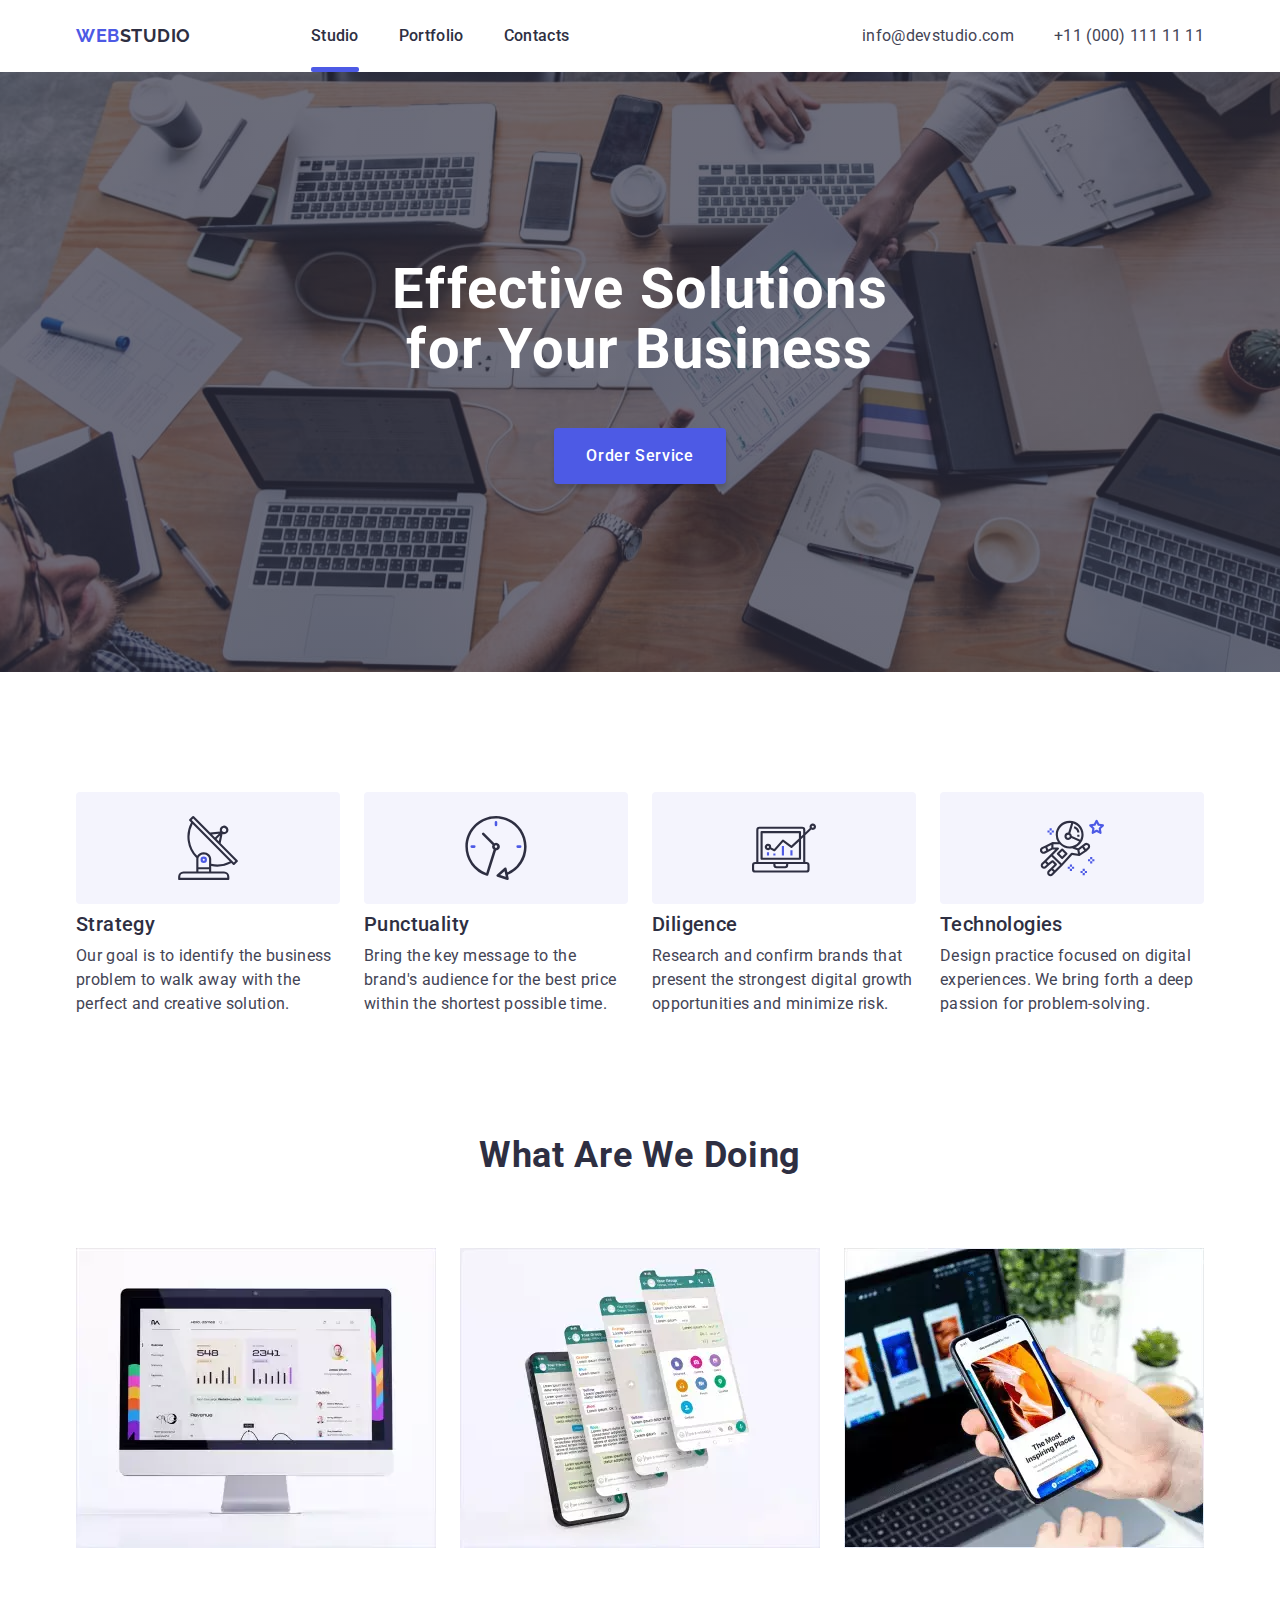
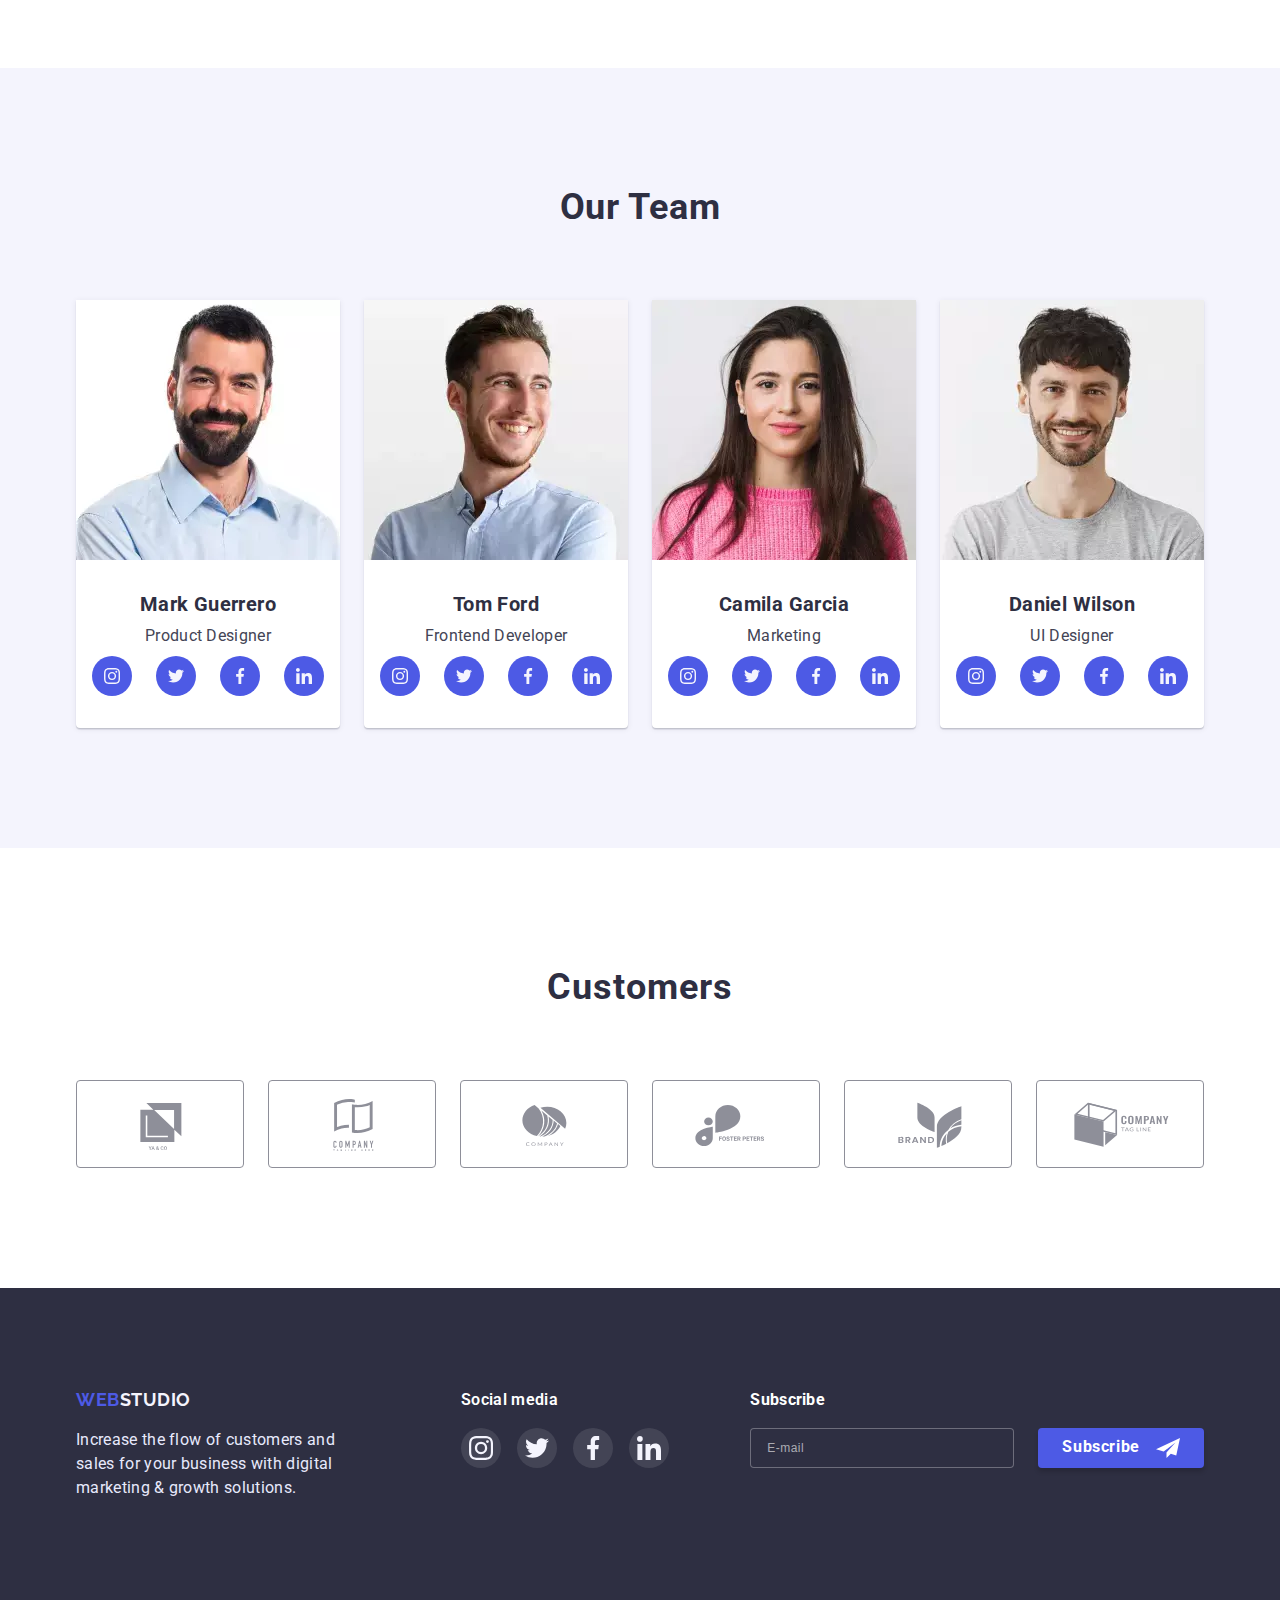
<file: index.html>
<!DOCTYPE html>
<html lang="en">

<head>
    <meta charset="UTF-8">
    <meta http-equiv="X-UA-Compatible" content="IE=edge">
    <meta name="viewport" content="width=device-width, initial-scale=1.0">
    <title>Studio</title>
    <link rel="preconnect" href="https://fonts.googleapis.com">
    <link rel="preconnect" href="https://fonts.gstatic.com" crossorigin>
    <link href="https://fonts.googleapis.com/css2?family=Raleway:wght@700&family=Roboto:wght@400;500;700;900&display=swap"
        rel="stylesheet">
    <link rel="stylesheet" href="https://github.com/sindresorhus/modern-normalize">
    <link rel="stylesheet" href="./css/styles.css">
</head>

<body>
    <header class="header container" >
            <a class="logo link" href="./">Web<span class="logo-header">Studio</span></a>
            <div class="header-menu js-menu-container" id="menu-container">
                <nav class="header-nav">
                    <ul class="nav-list list">
                        <li><a class="nav-item link current" href="./index.html">Studio</a></li>
                        <li><a class="nav-item link" href="./portfolio.html">Portfolio</a></li>
                        <li><a class="nav-item link" href="#">Contacts</a></li>
                    </ul>
                </nav>
                
                
                    <ul class="contact-list list">
                        <li><a class="contact-tel contact-item link" href="tel:+110001111111">+11 (000) 111 11 11</a></li>
                        <li><a class="contact-mail contact-item link" href="mailto:info@devstudio.com">info@devstudio.com</a></li>
                    </ul>
                    
                    <ul class="menu-list-svg list">
                        <li class="team-svg-item link">
                            <a href="https://www.instagram.com/" class="team-svg-link" rel="noopener noreferrer nofollow" target="_blank">
                                <svg class="team-svg-icon" width="16" height="16">
                                    <use href="./images/icons.svg#instagram"></use>
                                </svg>
                            </a>
                        <li class="team-svg-item link">
                            <a href="https://twitter.com/" class="team-svg-link" rel="noopener noreferrer nofollow" target="_blank">
                                <svg class="team-svg-icon" width="16" height="16">
                                    <use href="./images/icons.svg#twitter"></use>
                                </svg>
                            </a>
                        <li class="team-svg-item link">
                            <a href="https://www.facebook.com/" class="team-svg-link" rel="noopener noreferrer nofollow" target="_blank">
                                <svg class="team-svg-icon" width="16" height="16">
                                    <use href="./images/icons.svg#facebook"></use>
                                </svg>
                            </a>
                        <li class="team-svg-item link">
                            <a href="https://www.linkedin.com/" class="team-svg-link" rel="noopener noreferrer nofollow" target="_blank">
                                <svg class="team-svg-icon" width="16" height="16">
                                    <use href="./images/icons.svg#linkedin"></use>
                                </svg>
                            </a>
                        </li>
                    </ul>
                

                <button type="button" class="button-menu-close js-close-menu">
                    <svg  width="8" height="8">
                        <use href="./images/icons.svg#modal-close"></use>
                    </svg>
                </button>

            </div>


            <button type="button" class="button-menu-open js-open-menu" 
                aria-expanded="false">
                <svg class="button-menu-svg" width="32" height="22"
                    aria-label="Open contacts list"
                    aria-controls="menu-container">
                    <use href="./images/icons.svg#menu-hamburger"></use>
                </svg>
            </button>

    </header>

    <main>
        <section class="hero-section">
            <div class="hero-container container">
                <h1 class="hero-title">Effective Solutions for Your Business</h1>
                <button class="hero-button" type="button" data-modal-open>Order Service</button>
            </div>
        </section>

        <section class="section">
            <div class="container">
                <h2 class="visually-hidden">Our advantages</h2>
                <ul class="desc-list list">
                    <li class="desc-item">
                        <div class="desc-icon">
                            <svg class="desc-svg" width="64" height="64">
                                <use href="./images/icons.svg#desc-antenna">
                                </use>
                            </svg>
                        </div>
                        <h3 class="desc-title">Strategy</h3>
                        <p class="desc-text">Our goal is to identify the business
                            problem to walk away with the perfect and creative solution.</p>
                    </li>
                    <li class="desc-item">
                        <div class="desc-icon">
                            <svg class="desc-svg" width="64" height="64">
                                <use href="./images/icons.svg#desc-clock">
                                </use>
                            </svg>
                        </div>
                        <h3 class="desc-title">Punctuality</h3>
                        <p class="desc-text">Bring the key message to the brand's audience for the best price within the shortest
                            possible
                            time.</p>
                    </li>
                    <li class="desc-item">
                        <div class="desc-icon">
                            <svg class="desc-svg" width="64" height="64">
                                <use href="./images/icons.svg#desc-diagram">
                                </use>
                            </svg>
                        </div>
                        <h3 class="desc-title">Diligence</h3>
                        <p class="desc-text">Research and confirm brands that present the strongest digital growth opportunities and
                            minimize
                            risk.</p>
                    </li>
                    <li class="desc-item">
                        <div class="desc-icon">
                            <svg class="desc-svg" width="64" height="64">
                                <use href="./images/icons.svg#desc-astronaut">
                                </use>
                            </svg>
                        </div>
                        <h3 class="desc-title">Technologies</h3>
                        <p class="desc-text">Design practice focused on digital experiences. We bring forth a deep passion for
                            problem-solving.</p>
                    </li>
                </ul>
            </div>
        </section>

        <section class="present-section section">
            <div class="container">
                <h2 class="present-title">What are we doing</h2>
                <ul class="present-list list">
                    <li class="present-item">
                        <picture>
                            <source srcset="./images/ourjob-1.webp 1x, ./images/ourjob-1@2x.webp 2x" type="image/webp" />
                            <source srcset="./images/ourjob-1.jpg 1x, ./images/ourjob-1@2x.jpg 2x" type="image/jpeg" />
                            <img class="present-img" src="./images/ourjob-1.jpg" alt="Writing code for a laptop" width="360" height="300"/>
                        </picture>
                    </li>

                    <li class="present-item">
                        <picture>
                            <source srcset="./images/ourjob-2.webp 1x, ./images/ourjob-2@2x.webp 2x" type="image/webp" />
                            <source srcset="./images/ourjob-2.jpg 1x, ./images/ourjob-2@2x.jpg 2x" type="image/jpeg" />
                            <img class="present-img" src="./images/ourjob-2.jpg" alt="Development of the mobile version" width="360" height="300" />
                        </picture>
                    </li>

                    <li class="present-item">
                        <picture>
                            <source srcset="./images/ourjob-3.webp 1x, ./images/ourjob-3@2x.webp 2x" type="image/webp" />
                            <source srcset="./images/ourjob-3.jpg 1x, ./images/ourjob-3@2x.jpg 2x" type="image/jpeg" />
                            <img class="present-img" src="./images/ourjob-3.jpg" alt="Creating a design" width="360"
                                height="300" />
                        </picture>
                    </li>
                </ul>
            </div>
        </section>

        <section class="team-section section">
            <div class="container">
                <h2 class="team-title">Our Team</h2>
                <ul class="team-list list">
                    <li class="team-item">
                        <picture>
                            <source srcset="./images/mark-guerrero.webp 1x, ./images/mark-guerrero@2x.webp 2x" type="image/webp" />
                            <source srcset="./images/mark-guerrero.jpg 1x, ./images/mark-guerrero@2x.jpg 2x" type="image/jpeg" />
                            <img src="./images/mark-guerrero.jpg" alt="Mark Guerrero" width="264" height="260" />
                        </picture>

                        <div class="team-card">
                            <h3 class="team-name">Mark Guerrero</h3>
                            <p class="team-data">Product Designer</p>
                            <ul class="team-svg-list list">
                                <li class="team-svg-item link">
                                    <a href="https://www.instagram.com/" class="team-svg-link" rel="noopener noreferrer nofollow" target="_blank">
                                        <svg class="team-svg-icon" width="16" height="16">
                                            <use href="./images/icons.svg#instagram"></use>
                                        </svg>
                                    </a>
                                <li class="team-svg-item link">
                                    <a href="https://twitter.com/" class="team-svg-link" rel="noopener noreferrer nofollow" target="_blank">
                                        <svg class="team-svg-icon" width="16" height="16">
                                            <use href="./images/icons.svg#twitter"></use>
                                        </svg>
                                    </a>  
                                <li class="team-svg-item link">
                                    <a href="https://www.facebook.com/" class="team-svg-link" rel="noopener noreferrer nofollow" target="_blank">
                                        <svg class="team-svg-icon" width="16" height="16">
                                            <use href="./images/icons.svg#facebook"></use>
                                        </svg>
                                    </a>
                                <li class="team-svg-item link">
                                    <a href="https://www.linkedin.com/" class="team-svg-link" rel="noopener noreferrer nofollow" target="_blank">
                                        <svg class="team-svg-icon" width="16" height="16">
                                            <use href="./images/icons.svg#linkedin"></use>
                                        </svg>
                                    </a>
                                </li>
                            </ul>
                        </div>
                    </li>
                    <li class="team-item">
                        <picture>
                            <source srcset="./images/tom-ford.webp 1x, ./images/tom-ford@2x.webp 2x" type="image/webp" />
                            <source srcset="./images/tom-ford.jpg 1x, ./images/tom-ford@2x.jpg 2x" type="image/jpeg" />
                            <img src="./images/tom-ford.jpg" alt="Tom Ford" width="264" height="260" />
                        </picture>
                        
                        <div class="team-card">
                            <h3 class="team-name">Tom Ford</h3>
                            <p class="team-data">Frontend Developer</p>
                            <ul class="team-svg-list list">
                                <li class="team-svg-item link">
                                    <a href="https://www.instagram.com/" class="team-svg-link" rel="noopener noreferrer nofollow" target="_blank">
                                        <svg class="team-svg-icon" width="16" height="16">
                                            <use href="./images/icons.svg#instagram"></use>
                                        </svg>
                                    </a>
                                <li class="team-svg-item link">
                                    <a href="https://twitter.com/" class="team-svg-link" rel="noopener noreferrer nofollow" target="_blank">
                                        <svg class="team-svg-icon" width="16" height="16">
                                            <use href="./images/icons.svg#twitter"></use>
                                        </svg>
                                    </a>
                                <li class="team-svg-item link">
                                    <a href="https://www.facebook.com/" class="team-svg-link" rel="noopener noreferrer nofollow" target="_blank">
                                        <svg class="team-svg-icon" width="16" height="16">
                                            <use href="./images/icons.svg#facebook"></use>
                                        </svg>
                                    </a>
                                <li class="team-svg-item link">
                                    <a href="https://www.linkedin.com/" class="team-svg-link" rel="noopener noreferrer nofollow" target="_blank">
                                        <svg class="team-svg-icon" width="16" height="16">
                                            <use href="./images/icons.svg#linkedin"></use>
                                        </svg>
                                    </a>
                                </li>
                            </ul>
                        </div>
                        
                    </li>
                    <li class="team-item">
                        <picture>
                            <source srcset="./images/camila-garcia.webp 1x, ./images/camila-garcia@2x.webp 2x" type="image/webp" />
                            <source srcset="./images/camila-garcia.jpg 1x, ./images/camila-garcia@2x.jpg 2x" type="image/jpeg" />
                            <img src="./images/camila-garcia.jpg" alt="Camila Garcia" width="264" height="260" />
                        </picture>
                        
                        <div class="team-card">
                            <h3 class="team-name">Camila Garcia</h3>
                            <p class="team-data">Marketing</p>
                            <ul class="team-svg-list list">
                                <li class="team-svg-item link">
                                    <a href="https://www.instagram.com/" class="team-svg-link" rel="noopener noreferrer nofollow" target="_blank">
                                        <svg class="team-svg-icon" width="16" height="16">
                                            <use href="./images/icons.svg#instagram"></use>
                                        </svg>
                                    </a>
                                <li class="team-svg-item link">
                                    <a href="https://twitter.com/" class="team-svg-link" rel="noopener noreferrer nofollow" target="_blank">
                                        <svg class="team-svg-icon" width="16" height="16">
                                            <use href="./images/icons.svg#twitter"></use>
                                        </svg>
                                    </a>
                                <li class="team-svg-item link">
                                    <a href="https://www.facebook.com/" class="team-svg-link" rel="noopener noreferrer nofollow" target="_blank">
                                        <svg class="team-svg-icon" width="16" height="16">
                                            <use href="./images/icons.svg#facebook"></use>
                                        </svg>
                                    </a>
                                <li class="team-svg-item link">
                                    <a href="https://www.linkedin.com/" class="team-svg-link" rel="noopener noreferrer nofollow" target="_blank">
                                        <svg class="team-svg-icon" width="16" height="16">
                                            <use href="./images/icons.svg#linkedin"></use>
                                        </svg>
                                    </a>
                                </li>
                            </ul>
                        </div>
                        
                    </li>
                    <li class="team-item">
                        <picture>
                            <source srcset="./images/daniel-wilson.webp 1x, ./images/daniel-wilson@2x.webp 2x" type="image/webp" />
                            <source srcset="./images/daniel-wilson.jpg 1x, ./images/daniel-wilson@2x.jpg 2x" type="image/jpeg" />
                            <img src="./images/daniel-wilson.jpg" alt="Daniel Wilson" width="264" height="260" />
                        </picture>
        
                        <div class="team-card">
                            <h3 class="team-name">Daniel Wilson</h3>
                            <p class="team-data">UI Designer</p>
                            <ul class="team-svg-list list">
                                <li class="team-svg-item link">
                                    <a href="https://www.instagram.com/" class="team-svg-link" rel="noopener noreferrer nofollow" target="_blank">
                                        <svg class="team-svg-icon" width="16" height="16">
                                            <use href="./images/icons.svg#instagram"></use>
                                        </svg>
                                    </a>
                                <li class="team-svg-item link">
                                    <a href="https://twitter.com/" class="team-svg-link" rel="noopener noreferrer nofollow" target="_blank">
                                        <svg class="team-svg-icon" width="16" height="16">
                                            <use href="./images/icons.svg#twitter"></use>
                                        </svg>
                                    </a>
                                <li class="team-svg-item link">
                                    <a href="https://www.facebook.com/" class="team-svg-link" rel="noopener noreferrer nofollow" target="_blank">
                                        <svg class="team-svg-icon" width="16" height="16">
                                            <use href="./images/icons.svg#facebook"></use>
                                        </svg>
                                    </a>
                                <li class="team-svg-item link">
                                    <a href="https://www.linkedin.com/" class="team-svg-link" rel="noopener noreferrer nofollow" target="_blank">
                                        <svg class="team-svg-icon" width="16" height="16">
                                            <use href="./images/icons.svg#linkedin"></use>
                                        </svg>
                                    </a>
                                </li>
                            </ul>
                        </div>
                    </li>
                </ul>
            </div>
        </section>

        <section class="section">
            <div class="container">
                <h2 class="customers-title">Customers</h2>
                <ul class="customers-list list">
                    <li class="customers-item">
                        <a href="#" class="customers-link">
                            <svg class="customers-svg" width="104" height="56">
                                <use href="./images/icons.svg#client-1">
                                </use>
                            </svg>
                        </a>
                    </li>
                    <li class="customers-item">
                        <a href="#" class="customers-link">
                            <svg class="customers-svg" width="104" height="56">
                                <use href="./images/icons.svg#client-2">
                                </use>
                            </svg>
                        </a>
                    </li>
                    <li class="customers-item">
                        <a href="#" class="customers-link">
                            <svg class="customers-svg" width="104" height="56">
                                <use href="./images/icons.svg#client-3">
                                </use>
                            </svg>
                        </a>
                    </li>
                    <li class="customers-item">
                        <a href="#" class="customers-link">
                            <svg class="customers-svg" width="104" height="56">
                                <use href="./images/icons.svg#client-4">
                                </use>
                            </svg>
                        </a>
                    </li>
                    <li class="customers-item">
                        <a href="#" class="customers-link">
                            <svg class="customers-svg" width="104" height="56">
                                <use href="./images/icons.svg#client-5">
                                </use>
                            </svg>
                        </a>
                    </li>
                    <li class="customers-item">
                        <a href="#" class="customers-link">
                            <svg class="customers-svg" width="104" height="56">
                                <use href="./images/icons.svg#client-6">
                                </use>
                            </svg>
                        </a>
                    </li>
                </ul>
            </div>
        </section>
    </main>

    <footer class="footer">
        <div class="footer-container container">
            <div class="footer-company">
                <a class="logo link" href="./">Web<span class="footer-logo">Studio</span></a>
                <p class="footer-text">
                    Increase the flow of customers and sales for your business with digital marketing & growth solutions.
                </p>
            </div>
            
            <div class="footer-media">
                <p class="footer-media-title">Social media</p>
                <ul class="footer-media-list list">
                    <li class="footer-media-item">
                        <a href="https://www.instagram.com/" class="footer-media-link" rel="noopener noreferrer nofollow" target="_blank">
                            <svg class="footer-media-svg" width="24" height="24">
                                <use href="./images/icons.svg#instagram"></use>
                            </svg>
                        </a>
                    </li>
                    <li class="footer-media-item">
                        <a href="https://twitter.com/" class="footer-media-link" rel="noopener noreferrer nofollow" target="_blank">
                            <svg class="footer-media-svg" width="24" height="24">
                                <use href="./images/icons.svg#twitter"></use>
                            </svg>
                        </a>
                    </li>
                    <li class="footer-media-item">
                        <a href="https://www.facebook.com/" class="footer-media-link" rel="noopener noreferrer nofollow" target="_blank">
                            <svg class="footer-media-svg" width="24" height="24">
                                <use href="./images/icons.svg#facebook"></use>
                            </svg>
                        </a>
                    </li>
                    <li class="footer-media-item">
                        <a href="https://www.linkedin.com/" class="footer-media-link" rel="noopener noreferrer nofollow" target="_blank">
                            <svg class="footer-media-svg" width="24" height="24">
                                <use href="./images/icons.svg#linkedin"></use>
                            </svg>
                        </a>
                    </li>
                </ul>
            </div>

            <div class="footer-subscribe">
                <form class="subscribe-form">
                    <label class="subscribe-label">
                        <span class="subscribe-label-text">Subscribe</span>
                        <input class="subscribe-input" name="footer-subscribe" type="email" placeholder="E-mail">
                    </label>
                    
                    <button class="subscribe-button" type="submit">Subscribe
                        <svg class="subscribe-svg" width="24" height="24">
                            <use href="./images/icons.svg#telegram"></use>
                        </svg>
                    </button>
                </form>
            </div>
        </div>
    </footer>



    
    <div class="backdrop is-hidden" data-modal>
        <div class="modal">
            <button type="button" class="modal-close" data-modal-close>
                <svg class="close-svg" width="8" height="8">
                    <use href="./images/icons.svg#modal-close">
                    </use>
                </svg>
            </button>

            <h2 class="modal-title">Leave your contacts and we will call you back</h2>
            
            <form class="modal-form">
                <label class="modal-label">
                    <span class="modal-label-text">Name</span>
                    <div class="modal-container">
                        <input class="modal-input" type="text" name="modal-user">
                        <svg class="modal-icon" width="18" height="24">
                            <use href="./images/icons.svg#input-user"></use>
                        </svg>
                    </div>
                </label>
                
                <label class="modal-label">
                    <span class="modal-label-text">Phone</span>
                    <div class="modal-container">
                        <input class="modal-input" type="tel" name="modal-tel">
                        <svg class="modal-icon" width="18" height="24">
                            <use href="./images/icons.svg#input-phone"></use>
                        </svg>
                    </div>
                </label>

                <label class="modal-label">
                    <span class="modal-label-text">Email</span>
                    <div class="modal-container">
                        <input class="modal-input" type="email" name="modal-email">
                        <svg class="modal-icon" width="18" height="24">
                            <use href="./images/icons.svg#input-email"></use>
                        </svg>
                    </div>
                </label>

                <label class="modal-label">
                    <span class="modal-label-text">Comment</span>
                    <textarea class="modal-textarea" name="modal-comment" placeholder="Text input"></textarea>
                </label>
                
                <label class="modal-checkbox">
                    <input class="modal-checkbox-default visually-hidden" type="checkbox" name="modal-policy">
                    <span class="modal-checkbox-container">
                        <svg class="modal-checkbox-svg" width="10" height="8">
                            <use href="./images/icons.svg#checkbox"></use>
                        </svg>
                    </span>
                    <span class="modal-checkbox-text">I accept the terms and conditions of the 
                        <a class="modal-checkbox-link" href="#">Privacy Policy</a>   
                    </span>
                </label>
                
                <button class="modal-button" type="submit">Send</button>
                
            </form>
        </div>
    </div>


    <script src="./js/modal.js"></script>
    <script src="./js/mobile-menu.js"></script>

</body>

</html>
</file>
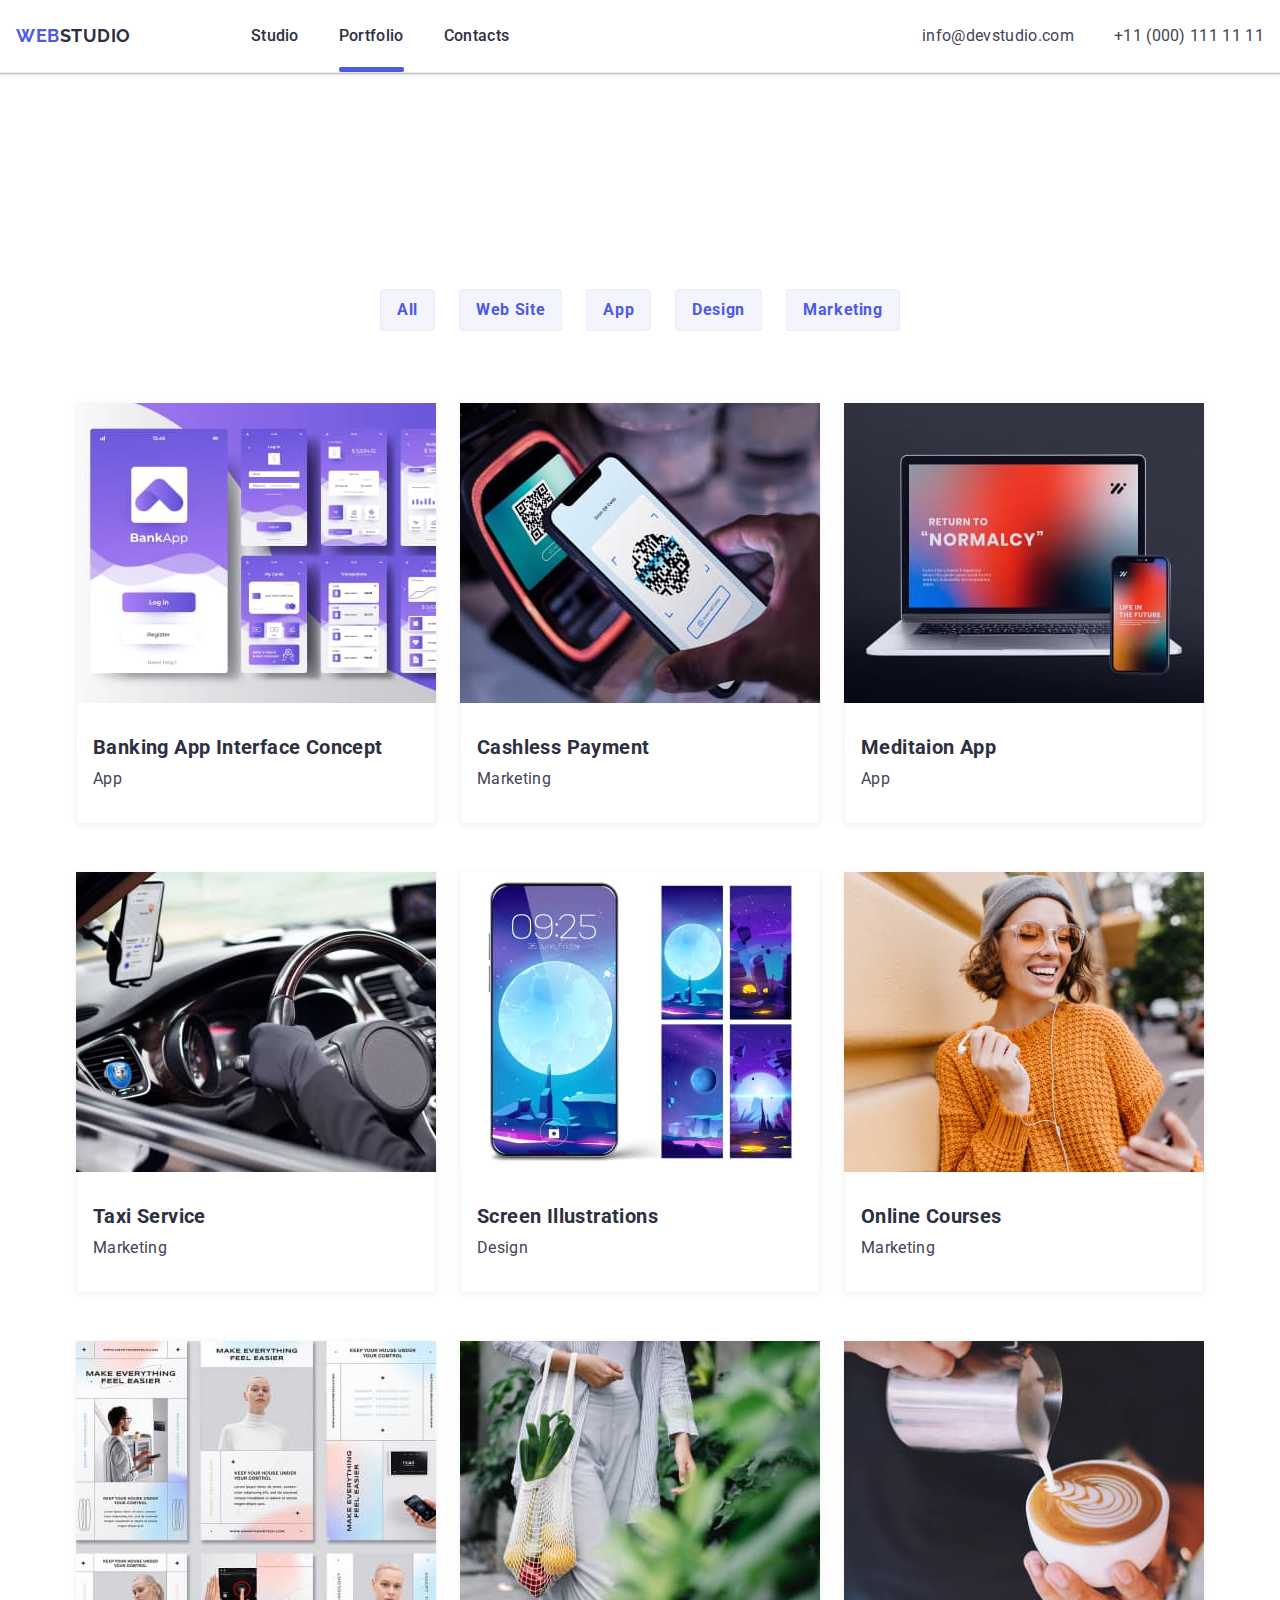
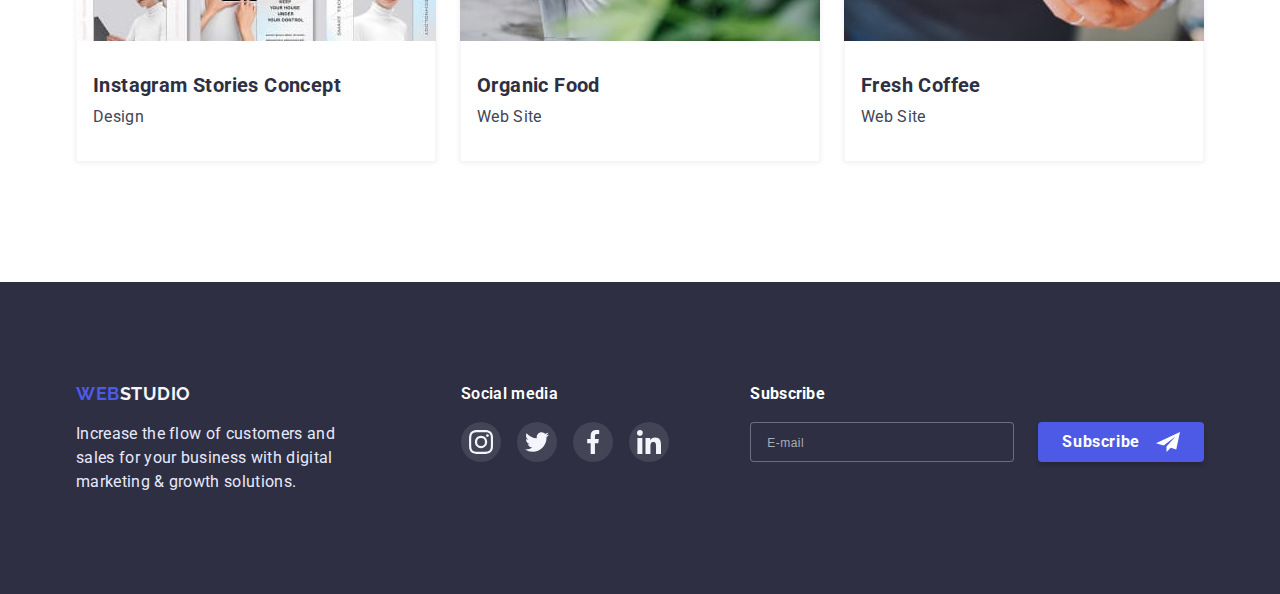
<file: portfolio.html>
<!DOCTYPE html>
<html lang="en">
<head>
    <meta charset="UTF-8">
    <meta http-equiv="X-UA-Compatible" content="IE=edge">
    <meta name="viewport" content="width=device-width, initial-scale=1.0">
    <title>Portfolio</title>
    <link rel="preconnect" href="https://fonts.googleapis.com">
    <link rel="preconnect" href="https://fonts.gstatic.com" crossorigin>
    <link href="https://fonts.googleapis.com/css2?family=Raleway:wght@700&family=Roboto:wght@400;500;700;900&display=swap"
        rel="stylesheet">
    <link rel="stylesheet" href="https://github.com/sindresorhus/modern-normalize">
    <link rel="stylesheet" href="./css/styles.css">
</head>
<body>

    <header class="header header-portfolio">
        <a class="logo link" href="./">Web<span class="logo-header">Studio</span></a>
        <div class="header-menu js-menu-container" id="menu-container">
            <nav class="header-nav">
                <ul class="nav-list list">
                    <li><a class="nav-item link" href="./index.html">Studio</a></li>
                    <li><a class="nav-item link current" href="./portfolio.html">Portfolio</a></li>
                    <li><a class="nav-item link" href="#">Contacts</a></li>
                </ul>
            </nav>
    
            <ul class="contact-list list">
                <li><a class="contact-tel contact-item link" href="tel:+110001111111">+11 (000) 111 11 11</a></li>
                <li><a class="contact-mail contact-item link" href="mailto:info@devstudio.com">info@devstudio.com</a></li>
            </ul>
    
            <ul class="menu-list-svg list">
                <li class="team-svg-item link">
                    <a href="https://www.instagram.com/" class="team-svg-link" rel="noopener noreferrer nofollow"
                        target="_blank">
                        <svg class="team-svg-icon" width="16" height="16">
                            <use href="./images/icons.svg#instagram"></use>
                        </svg>
                    </a>
                <li class="team-svg-item link">
                    <a href="https://twitter.com/" class="team-svg-link" rel="noopener noreferrer nofollow" target="_blank">
                        <svg class="team-svg-icon" width="16" height="16">
                            <use href="./images/icons.svg#twitter"></use>
                        </svg>
                    </a>
                <li class="team-svg-item link">
                    <a href="https://www.facebook.com/" class="team-svg-link" rel="noopener noreferrer nofollow"
                        target="_blank">
                        <svg class="team-svg-icon" width="16" height="16">
                            <use href="./images/icons.svg#facebook"></use>
                        </svg>
                    </a>
                <li class="team-svg-item link">
                    <a href="https://www.linkedin.com/" class="team-svg-link" rel="noopener noreferrer nofollow"
                        target="_blank">
                        <svg class="team-svg-icon" width="16" height="16">
                            <use href="./images/icons.svg#linkedin"></use>
                        </svg>
                    </a>
                </li>
            </ul>
    
            <button type="button" class="button-menu-close js-close-menu">
                <svg class="button-menu-close-svg" width="8" height="8">
                    <use href="./images/icons.svg#modal-close"></use>
                </svg>
            </button>
    
        </div>
    
    
        <button type="button" class="button-menu-open js-open-menu" aria-expanded="false">
            <svg class="button-menu-svg" width="32" height="22" aria-label="Open contacts list"
                aria-controls="menu-container">
                <use href="./images/icons.svg#menu-hamburger"></use>
            </svg>
        </button>
    
    </header>

    <main>
        <section class="portfolio-section section">
            <div class="container">
                <h1 class="visually-hidden">Портфоліо</h1>
                
                <ul class="portfolio-buttons list">
                    <li><button class="portfolio-button" type="button">All</button></li>
                    <li><button class="portfolio-button" type="button">Web Site</button></li>
                    <li><button class="portfolio-button" type="button">App</button></li>
                    <li><button class="portfolio-button" type="button">Design</button></li>
                    <li><button class="portfolio-button" type="button">Marketing</button></li>
                </ul>
                
                <ul class="portfolio-list list">
                    <li class="portfolio-item">
                        <a href="#" class="portfolio-link link">
                            <div class="portfolio-thumb">
                                <img class="thumb-img" src="./images/project-1.jpg" alt="Banking App Interface Concept" width="360" height="300">
                                <p class="thumb-text">14 Stylish and User-Friendly App Design Concepts · Task Manager App · Calorie Tracker App · Exotic Fruit Ecommerce App ·
                                Cloud Storage App</p>
                            </div>
                
                            <div class="portfolio-card">
                                <h2 class="portfolio-title">Banking App Interface Concept</h2>
                                <p class="portfolio-data">App</p>
                            </div>
                        </a>
                    </li>
                    <li class="portfolio-item">
                        <a href="#" class="portfolio-link link">
                            <div class="portfolio-thumb">
                                <img class="thumb-img" src="./images/project-2.jpg" alt="Cashless Payment" width="360" height="300">
                                <p class="thumb-text">14 Stylish and User-Friendly App Design Concepts · Task Manager App · Calorie Tracker App ·
                                    Exotic Fruit Ecommerce App ·
                                    Cloud Storage App</p>
                            </div>
                            <div class="portfolio-card">
                                <h2 class="portfolio-title">Cashless Payment</h2>
                                <p class="portfolio-data">Marketing</p>
                            </div>
                        </a>
                    </li>
                    <li class="portfolio-item">
                        <a href="#" class="portfolio-link link">
                            <div class="portfolio-thumb">
                                <img class="thumb-img" src="./images/project-3.jpg" alt="Meditaion App" width="360" height="300">
                                <p class="thumb-text">14 Stylish and User-Friendly App Design Concepts · Task Manager App · Calorie Tracker App ·
                                    Exotic Fruit Ecommerce App ·
                                    Cloud Storage App</p>
                            </div>
                            <div class="portfolio-card">
                                <h2 class="portfolio-title">Meditaion App</h2>
                                <p class="portfolio-data">App</p>
                            </div>
                        </a>
                    </li>
                    <li class="portfolio-item">
                        <a href="#" class="portfolio-link link">
                            <div class="portfolio-thumb">
                                <img class="thumb-img" src="./images/project-4.jpg" alt="Taxi Service" width="360" height="300">
                                <p class="thumb-text">14 Stylish and User-Friendly App Design Concepts · Task Manager App · Calorie Tracker App ·
                                    Exotic Fruit Ecommerce App ·
                                    Cloud Storage App</p>
                            </div>
                            <div class="portfolio-card">
                                <h2 class="portfolio-title">Taxi Service</h2>
                                <p class="portfolio-data">Marketing</p>
                            </div>
                        </a>
                    </li>
                    <li class="portfolio-item">
                        <a href="#" class="portfolio-link link">
                            <div class="portfolio-thumb">
                                <img class="thumb-img" src="./images/project-5.jpg" alt="Screen Illustrations" width="360" height="300">
                                <p class="thumb-text">14 Stylish and User-Friendly App Design Concepts · Task Manager App · Calorie Tracker App ·
                                    Exotic Fruit Ecommerce App ·
                                    Cloud Storage App</p>
                            </div>
                            <div class="portfolio-card">
                                <h2 class="portfolio-title">Screen Illustrations</h2>
                                <p class="portfolio-data">Design</p>
                            </div>
                        </a>
                    </li>
                    <li class="portfolio-item">
                        <a href="#" class="portfolio-link link">
                            <div class="portfolio-thumb">
                                <img class="thumb-img" src="./images/project-6.jpg" alt="Online Courses" width="360" height="300">
                                <p class="thumb-text">14 Stylish and User-Friendly App Design Concepts · Task Manager App · Calorie Tracker App ·
                                    Exotic Fruit Ecommerce App ·
                                    Cloud Storage App</p>
                            </div>
                            <div class="portfolio-card">
                                <h2 class="portfolio-title">Online Courses</h2>
                                <p class="portfolio-data">Marketing</p>
                            </div>
                        </a>
                    </li>
                    <li class="portfolio-item">
                        <a href="#" class="portfolio-link link">
                            <div class="portfolio-thumb">
                                <img class="thumb-img" src="./images/project-7.jpg" alt="Instagram Stories Concept" width="360" height="300">
                                <p class="thumb-text">14 Stylish and User-Friendly App Design Concepts · Task Manager App · Calorie Tracker App ·
                                    Exotic Fruit Ecommerce App ·
                                    Cloud Storage App</p>
                            </div>
                            <div class="portfolio-card">
                                <h2 class="portfolio-title">Instagram Stories Concept</h2>
                                <p class="portfolio-data">Design</p>
                            </div>
                        </a>
                    </li>
                    <li class="portfolio-item">
                        <a href="#" class="portfolio-link link">
                            <div class="portfolio-thumb">
                                <img class="thumb-img" src="./images/project-8.jpg" alt="Organic Food" width="360" height="300">
                                <p class="thumb-text">14 Stylish and User-Friendly App Design Concepts · Task Manager App · Calorie Tracker App ·
                                    Exotic Fruit Ecommerce App ·
                                    Cloud Storage App</p>
                            </div>
                            <div class="portfolio-card">
                                <h2 class="portfolio-title">Organic Food</h2>
                                <p class="portfolio-data">Web Site</p>
                            </div>
                        </a>
                    </li>
                    <li class="portfolio-item">
                        <a href="#" class="portfolio-link link">
                            <div class="portfolio-thumb">
                                <img class="thumb-img" src="./images/project-9.jpg" alt="Fresh Coffee" width="360" height="300">
                                <p class="thumb-text">14 Stylish and User-Friendly App Design Concepts · Task Manager App · Calorie Tracker App ·
                                    Exotic Fruit Ecommerce App ·
                                    Cloud Storage App</p>
                            </div>
                            <div class="portfolio-card">
                                <h2 class="portfolio-title">Fresh Coffee</h2>
                                <p class="portfolio-data">Web Site</p>
                            </div>
                        </a>
                    </li>
                </ul>
            </div>
        </section>
    </main>
    
    <footer class="footer">
        <div class="container footer-container">
            <div class="footer-company">
                <a class="logo link" href="./">Web<span class="footer-logo">Studio</span></a>
                <p class="footer-text">
                    Increase the flow of customers and sales for your business with digital marketing & growth solutions.
                </p>
            </div>
    
            <div class="footer-media">
                <p class="footer-media-title">Social media</p>
                <ul class="footer-media-list list">
                    <li class="footer-media-item">
                        <a href="https://www.instagram.com/" class="footer-media-link" rel="noopener noreferrer nofollow"
                            target="_blank">
                            <svg class="footer-media-svg" width="24" height="24">
                                <use href="./images/icons.svg#instagram"></use>
                            </svg>
                        </a>
                    </li>
                    <li class="footer-media-item">
                        <a href="https://twitter.com/" class="footer-media-link" rel="noopener noreferrer nofollow"
                            target="_blank">
                            <svg class="footer-media-svg" width="24" height="24">
                                <use href="./images/icons.svg#twitter"></use>
                            </svg>
                        </a>
                    </li>
                    <li class="footer-media-item">
                        <a href="https://www.facebook.com/" class="footer-media-link" rel="noopener noreferrer nofollow"
                            target="_blank">
                            <svg class="footer-media-svg" width="24" height="24">
                                <use href="./images/icons.svg#facebook"></use>
                            </svg>
                        </a>
                    </li>
                    <li class="footer-media-item">
                        <a href="https://www.linkedin.com/" class="footer-media-link" rel="noopener noreferrer nofollow"
                            target="_blank">
                            <svg class="footer-media-svg" width="24" height="24">
                                <use href="./images/icons.svg#linkedin"></use>
                            </svg>
                        </a>
                    </li>
                </ul>
            </div>
    
            <div class="footer-subscribe">
                <form class="subscribe-form">
                    <label class="subscribe-label">
                        <span class="subscribe-label-text">Subscribe</span>
                        <input class="subscribe-input" name="footer-subscribe" type="email" placeholder="E-mail">
                    </label>
    
                    <button class="subscribe-button" type="submit">Subscribe
                        <svg class="subscribe-svg" width="24" height="24">
                            <use href="./images/icons.svg#telegram"></use>
                        </svg>
                    </button>
                </form>
            </div>
        </div>
    </footer>

</body>
</html>
</file>
<file: css/styles.css>
:root {
    --color-primary: #FFFFFF;
    --color-logo: #4D5AE5;
    --color-title: #2E2F42;
    --color-text: #434455;
    --color-cloud: #F4F4FD;
    --color-cornflower: #E7E9FC;
    --color-click: #404BBF;
    --color-icon: #31D0AA;
    --color-customers: #8E8F99;
    --color-modal: #FCFCFC;
    --cubic-bezier: cubic-bezier(0.4, 0, 0.2, 1);
}


*,
*::before,
*::after {
    box-sizing: border-box;
}

body {
    font-family: 'Roboto', sans-serif;
    color: var(--color-title);
    background-color: var(--color-primary);
    margin: 0 auto;
}


.list {
    list-style: none;
}

.link {
    text-decoration: none;
}

.visually-hidden {
    position: absolute;
    white-space: nowrap;
    width: 1px;
    height: 1px;
    overflow: hidden;
    border: 0;
    padding: 0;
    clip: rect(0 0 0 0);
    clip-path: inset(50%);
    margin: -1px;
}

h1,h2,h3,p,ul {
    margin: 0;
    padding: 0;
}

.container {
    padding: 96px 16px;
    margin: 0 auto;
}

@media screen and (min-width: 428px) {

    .container {
        width: 428px;
    }

}

@media screen and (min-width: 768px) {

    .container {
        width: 768px;
    }

}

@media screen and (min-width: 1200px) {

    .container {
        padding: 120px 16px;
        width: 1160px;
    }
    
}


/* header */

.header {
    background-color: var(--color-primary);
}


.header {
    display: flex;
    justify-content: space-between;
    padding: 0 16px;
}

.logo {
    font-family: 'Raleway', sans-serif;
    font-weight: 700;
    font-size: 18px;
    line-height: 1.33;
    letter-spacing: 0.03em;
    text-transform: uppercase;
    color: var(--color-logo);
    padding: 24px 0;
}

.logo-header {
    color: var(--color-title);
}


/* header-modal-contacts */

.header-menu {
    position: fixed;
    
    display: flex;
    flex-direction: column;
    
    top: 0;
    left: 0;
    width: 100%;
    height: 100%;
    padding: 80px 40px 40px;
    background-color: #FFFFFF;
    box-shadow: 0px 2px 1px rgba(46, 47, 66, 0.08), 0px 1px 1px rgba(46, 47, 66, 0.16), 0px 1px 6px rgba(46, 47, 66, 0.08);
    
    transform: translateX(100%);
    transition: transform 250ms var(--cubic-bezier);
    }


.header-menu.is-open {
    transform: translateX(0);
}


/* button open */

.button-menu-open {
    display: inline-block;
    padding: 0;
    border: none;
    background-color: transparent;
    cursor: pointer;
}


/* navigation */


.test {
    margin-bottom: 0;
    margin-top: auto;
}

.header-nav {
    /* margin-bottom: 258px; */
    display: block;
}

.nav-list {
    display: flex;
    flex-direction: column;
    gap: 40px;
}

.nav-item {
    /* position: relative; */
    font-weight: 700;
    font-size: 36px;
    line-height: 1.11;
    letter-spacing: 0.02em;
    color: var(--color-title);
    /* display: block; */
    transition: color 250ms var(--cubic-bezier);
}

.nav-item:hover,
.nav-item:focus {
    color: var(--color-text)
}

.nav-item:active {
    color: var(--color-logo)
}


.contact-list {
    margin-top: auto;
    margin-bottom: 48px;
}

.contact-tel {
    font-weight: 600;
    font-size: 36px;
    line-height: 1.11; 
    color: var(--color-logo);
    margin-bottom: 40px;
}


@media screen and (max-width: 422px) {
    .contact-tel {
        font-size: 20px;
        margin-bottom: 20px;
    } 
}

.contact-mail {
    font-weight: 500;
    font-size: 20px;
    line-height: 1.2;
    color: var(--color-text);
}

.contact-item {
    display: block;
    letter-spacing: 0.02em;
    transition: color 250ms var(--cubic-bezier);
}

.contact-item:hover,
.contact-item:focus {
    color: var(--color-logo);
}

.menu-list-svg {
    display: flex;
    justify-content: space-between;
    max-width: 328px;
}

/* button close */

.button-menu-close {
    position: absolute;
    width: 24px;
    height: 24px;
    right: 40px;
    top: 40px;
    cursor: pointer;
    display: flex;
    justify-content: center;
    align-items: center;
    background: var(--color-cornflower);
    border-radius: 50%;
    border: 1px solid rgba(0, 0, 0, 0.1);

    transition: box-shadow 250ms var(--cubic-bezier), border 250ms var(--cubic-bezier);
}

.button-menu-close:hover,
.button-menu-close:focus {
    border: 1px solid transparent;
    box-shadow: 0px 1px 6px rgba(46, 47, 66, 0.08), 0px 1px 1px rgba(46, 47, 66, 0.16), 0px 2px 1px rgba(46, 47, 66, 0.08);
}

.button-menu-close-svg {
    fill: var(--color-title)
}


/* header-table */

@media screen and (min-width: 768px) {

    .button-menu-open {
        position: absolute;
        white-space: nowrap;
        width: 1px;
        height: 1px;
        overflow: hidden;
        border: 0;
        padding: 0;
        clip: rect(0 0 0 0);
        clip-path: inset(50%);
        margin: -1px;
    }

    .header-menu {
        display: flex;
        flex-direction: row;
        position: relative;
        padding: 0;
        margin-left: 120px;
        background-color: var(--color-primary);
        box-shadow: none;
        transform: translateX(0);
    }

    .header-nav {
        margin: 0;
    }

    .nav-list {
        display: flex;
        flex-direction: row;
        gap: 40px;
    }

    .nav-item {
        position: relative;
        display: block;
        font-weight: 500;           
        font-size: 16px;
        line-height: 1.5;
        padding: 24px 0;
    }


    .nav-item.current::after {
        position: absolute;
        bottom: 0;
        display: block;
        content: '';
        width: 100%;
        height: 5px;
        border-radius: 2px;
        background-color: var(--color-logo);
    }

    .contact-list {
        display: flex;
        flex-direction: column-reverse;
        margin: 24px 0 10px auto;
    }

    .contact-tel {
        font-weight: 400;
        font-size: 12px;
        line-height: 1.33;
        padding: 0;
        margin-bottom: 0;
    }

    .contact-mail {
        font-weight: 400;
        font-size: 12px;
        line-height: 1.33;
        padding: 0;
        margin-bottom: 4px;
    }

    .contact-item {
        letter-spacing: 0.02em;
        color: var(--color-text);
        transition: color 250ms var(--cubic-bezier);
    }

    .contact-item:hover,
    .contact-item:focus {
        color: var(--color-logo);
    }


    /* hideden blocks */

    .menu-list-svg {
        position: absolute;
        white-space: nowrap;
        width: 1px;
        height: 1px;
        overflow: hidden;
        border: 0;
        padding: 0;
        clip: rect(0 0 0 0);
        clip-path: inset(50%);
        margin: -1px;

    }

    .button-menu-close {
        position: absolute;
        white-space: nowrap;
        width: 1px;
        height: 1px;
        overflow: hidden;
        border: 0;
        padding: 0;
        clip: rect(0 0 0 0);
        clip-path: inset(50%);
        margin: -1px;
    }
    
}
    

/* header desktop */

@media screen and (min-width: 1200px) {
    
    .contact-list {
        flex-direction: row-reverse;
        align-items: center;
        gap: 40px;
        margin: 0;
        margin-right: 0;
        margin-left: auto;
    }

    .contact-tel {
        font-size: 16px;
        line-height: 1.5;
        padding: 0;
        margin-bottom: 0;
    }

    .contact-mail {
        font-size: 16px;
        line-height: 1.5;
        padding: 0;
        margin-bottom: 0;
    }
}


/* main content */

.hero-section {
    background-color: var(--color-title);
    
    background-image: linear-gradient(to right,
        rgba(46, 47, 66, 0.7),
        rgba(46, 47, 66, 0.7)), url(../images/hero-image-mobile.jpg);

    background-size: cover;
    margin: 0 auto;
}



.hero-container {
    padding: 112px 16px;
}


.hero-title {
    font-weight: 700;
    font-size: 36px;
    line-height: 1.11;
    max-width: 320px;
    text-transform: capitalize;
    text-align: center;
    letter-spacing: 0.02em;
    color: var(--color-primary);
    margin: 0 auto;
    margin-bottom: 72px;
}

.hero-button {
    font-family: inherit;
    font-weight: 500;
    font-size: 16px;
    line-height: 1.5;
    align-items: center;
    letter-spacing: 0.04em;
    cursor: pointer;
    color: var(--color-primary);
    background: var(--color-logo);
    border-width: 0;
    box-shadow: 0px 4px 4px rgba(0, 0, 0, 0.15);
    border-radius: 4px;

    display: block;
    padding: 16px 32px;
    margin: 0 auto;

    transition: box-shadow 250ms var(--cubic-bezier);
}

.hero-button:hover,
.hero-button:focus {
    box-shadow: 0px 1px 6px rgba(46, 47, 66, 0.08), 0px 1px 1px rgba(46, 47, 66, 0.16), 0px 2px 1px rgba(46, 47, 66, 0.08);
}

.hero-button:active {
    background: var(--color-click);
    box-shadow: 0px 4px 4px rgba(0, 0, 0, 0.15);
}

@media screen and (min-device-pixel-ratio: 2),
screen and (min-resolution: 192dpi),
screen and (min-resolution: 2dppx) {
    .hero-section {
        background-image: linear-gradient(to right,
                rgba(46, 47, 66, 0.7),
                rgba(46, 47, 66, 0.7)), url(../images/hero-image-mobile@2x.jpg);
    }
}

/* hero tablet*/

@media screen and (min-width: 768px) {

    .hero-section {
            background-image: linear-gradient(to right,
                    rgba(46, 47, 66, 0.7),
                    rgba(46, 47, 66, 0.7)), url(../images/hero-image-tablet.jpg);
    }

    .hero-container {
        padding: 112px 16px 108px 16px;
    }

    .hero-title {
        max-width: 500px;
        font-size: 56px;
        line-height: 1.07;
        text-transform: none;
        margin-bottom: 40px;
    }

    @media screen and (min-device-pixel-ratio: 2),
    screen and (min-resolution: 192dpi),
    screen and (min-resolution: 2dppx){
        .hero-section {
            background-image: linear-gradient(to right,
                    rgba(46, 47, 66, 0.7),
                    rgba(46, 47, 66, 0.7)), url(../images/hero-image-tablet@2x.jpg);
        }
    }
}

/* hero desktop */

@media screen and (min-width: 1200px) {

    .hero-section {
        background-image: linear-gradient(to right,
            rgba(46, 47, 66, 0.7),
            rgba(46, 47, 66, 0.7)), url(../images/hero-image-desktop.jpg);
    }

    .hero-container {
        padding: 188px 16px ;
    }

    .hero-title {
        margin-bottom: 48px;
    }

    @media screen and (min-device-pixel-ratio: 2),
    screen and (min-resolution: 192dpi),
    screen and (min-resolution: 2dppx) {
        .hero-section {
            background-image: linear-gradient(to right,
                rgba(46, 47, 66, 0.7),
                rgba(46, 47, 66, 0.7)), url(../images/hero-image-desktop@2x.jpg);
        }
}
    
}


/* Description section */

.desc-list {
    display: flex;
    flex-direction: column;
    gap: 72px;
}

.desc-icon {
    display: none;
    justify-content: center;
    align-items: center;
    height: 112px;
    background-color: var(--color-cloud);
    border-radius: 4px;
    margin-bottom: 8px;
}


.desc-title {
    font-weight: 700;
    font-size: 36px;
    line-height: 1.11;
    text-align: center;
    letter-spacing: 0.02em;
    margin-bottom: 8px;
}

.desc-text {
    font-weight: 500;
    font-size: 16px;
    line-height: 1.5;
    text-align: left;
    letter-spacing: 0.02em;
    color: var(--color-text);
}




/* description table */

@media screen and (min-width: 768px) {

    .desc-list {
        flex-direction: row;
        flex-wrap: wrap;
        justify-content: center;
        column-gap: 24px;
        row-gap: 72px;
        margin: 0 auto;
    }   

    .desc-item {
        width: 356px; 
    }

    .desc-title {
        text-align: left;
    }
}

/* description desktop */

@media screen and (min-width: 1200px) {

    .desc-list {
        column-gap: 24px;
        /* width: 1128px; */
        margin: 0 auto;
    }

    .desc-item {
        width: 264px;
    }

    .desc-icon {
        display: flex;
    }

    .desc-title {
        font-weight: 500;
        font-size: 20px;
        line-height: 1.2;
    }

    .desc-text {
        font-weight: 400;
    }
}


/* Present section */

.present-section > .container {
    padding-top: 0;
}

.present-section {
    display: none;
}

.present-title {
    font-weight: 700;
    font-size: 36px;
    line-height: 1.11;
    text-align: center;
    letter-spacing: 0.02em;
    text-transform: capitalize;
    margin-bottom: 72px;
}

.present-list {
    display: flex;
    gap: 24px;
}

.present-img {
    display: block;
}


/* present table */

@media screen and (min-width: 1200px) {

    .present-section {
        display: block;
    }
}

/*Team Section*/

.team-section {
    background-color: var(--color-cloud);
}

.team-title {
    font-weight: 700;
    font-size: 36px;
    line-height: 1.11;
    text-align: center;
    letter-spacing: 0.02em;
    text-transform: capitalize;
    margin-bottom: 72px;
}

.team-list {
    display: flex;
    flex-direction: column;
    align-items: center;
    gap: 72px;
}

.team-item {
    width: 264px;
    background-color: var(--color-primary);
    border-radius: 0px 0px 4px 4px;
    box-shadow: 0px 1px 6px rgba(46, 47, 66, 0.08), 0px 1px 1px rgba(46, 47, 66, 0.16), 0px 2px 1px rgba(46, 47, 66, 0.08);
}

.team-item img {
    display: block;
    width: 100%;
    height: auto;
}

.team-card {
    padding: 32px 16px;
}

.team-name {
    font-weight: 700;
    font-size: 20px;
    line-height: 1.2;
    text-align: center;
    letter-spacing: 0.02em;
    margin-bottom: 8px;
}

.team-data {
    font-size: 16px;
    line-height: 1.5;
    text-align: center;
    letter-spacing: 0.02em;
    color: var(--color-text);
    margin-bottom: 8px;
}

.team-svg-list {
    display: flex;
    justify-content: center;
    gap: 24px;
}

.team-svg-link {
    width: 40px;
    height: 40px;
    background-color: var(--color-logo);
    border-radius: 50%;
    color: var(--color-cloud);
    display: flex;
    align-items: center;
    justify-content: center;
    transition: background-color 250ms var(--cubic-bezier);
    
}

.team-svg-icon {
    fill: var(--color-cloud);
}

.team-svg-item a:hover,
.team-svg-item a:focus {
    background-color: var(--color-icon);
}


/* team table */

@media screen and (min-width:768px) {

    .team-list {
        flex-direction: row;
        flex-wrap: wrap;
        justify-content: center;
        row-gap: 64px;
        column-gap: 24px;
        margin: 0 auto;
    }
    
}

/* team desktop */

@media screen and (min-width:1200px) {

    .team-list {
        flex-wrap: nowrap;
        width: 100%;
        margin: 0;
    }

}


/* Customers */

.customers-title {
    font-weight: 700;
    font-size: 36px;
    line-height: 1.11;
    text-align: center;
    letter-spacing: 0.03em;
    color: var(--color-title);
    margin-bottom: 72px;
}

.customers-list {
    display: flex;
    flex-wrap: wrap;
    row-gap: 72px;
    column-gap: 16px;
    justify-content: center;
    margin: 0 auto;
}

.customers-item {
    flex-basis: calc((100% - 16px) / 2);
 
}


.customers-link {
    /* width: 190px; */
    height: 88px;
    border: 1px solid var(--color-customers);
    border-radius: 4px;
    color: var(--color-customers);
    display: flex;
    align-items: center;
    justify-content: center;
    transition: color 250ms var(--cubic-bezier), border 250ms var(--cubic-bezier);
}

.customers-link:hover,
.customers-link:focus {
    color: var(--color-logo);
    border: 1px solid var(--color-logo);
}

.customers-svg {
    fill: currentColor;
}


/* customers table */

@media screen and (min-width: 768px) {
    
    .customers-list {
        row-gap: 72px;
        column-gap: 24px;
    }

    .customers-item {
        width: 168px;
        flex-basis: auto;
        
    }
}


/* customrs desktop */

@media screen and (min-width: 1200px) {

    .customers-list {
        flex-wrap: nowrap;
        row-gap: 0;
        column-gap: 24px;
        justify-content: space-between;
        width: 100%;
    }

}



/* Portfolio */

.header-portfolio {
    border-bottom: 1px solid #E7E9FC;
    box-shadow: 0px 2px 1px rgba(46, 47, 66, 0.08), 0px 1px 1px rgba(46, 47, 66, 0.16), 0px 1px 6px rgba(46, 47, 66, 0.08);
}

.portfolio-section {
    padding-top: 96px;
}

.portfolio-buttons {
    display: flex;
    gap: 24px;
    margin-bottom: 72px;
    justify-content: center;
}

.portfolio-button {
    font-weight: 700;
    font-family: inherit;
    font-size: 16px;
    line-height: 1.5;
    align-items: center;
    text-align: center;
    letter-spacing: 0.04em;
    cursor: pointer;
    color: var(--color-logo);
    background: var(--color-cloud);
    border: 1px solid var(--color-cornflower);
    border-radius: 4px;
    padding: 8px 16px;
    transition: color 250ms var(--cubic-bezier), border 250ms var(--cubic-bezier), background-color 250ms var(--cubic-bezier), box-shadow 250ms var(--cubic-bezier);
}

.portfolio-button:hover,
.portfolio-button:focus {
    color: var(--color-primary);
    border: 1px solid var(--color-logo);
    background-color: var(--color-logo);
    box-shadow: 0px 3px 1px rgba(0, 0, 0, 0.1), 0px 2px 1px rgba(0, 0, 0, 0.08), 0px 2px 2px rgba(0, 0, 0, 0.12);
}

.portfolio-list {
    display: flex;
    flex-wrap: wrap;
    column-gap: 24px;
    row-gap: 48px;
    
}

.portfolio-link {
    position: relative;
    display: block;
    background: var(--color-primary);
    flex-basis: calc((100% - 48px) / 3);
    box-shadow: 0px 1px 6px rgba(46, 47, 66, 0.08);
    transition: box-shadow 250ms var(--cubic-bezier)
}

.portfolio-link:hover,
.portfolio-link:focus {
    box-shadow: 0px 1px 6px rgba(46, 47, 66, 0.08), 0px 1px 1px rgba(46, 47, 66, 0.16), 0px 2px 1px rgba(46, 47, 66, 0.08);
}

.portfolio-thumb {
    position: relative;
    width: 100%;
    overflow: hidden;
}

.thumb-img {
    display: block;
}

.thumb-text {
    position: absolute;
    width: 100%;
    height: 100%;
    top: 0;
    
    font-size: 16px;
    line-height: 1.5;
    letter-spacing: 0.02em;
    color: var(--color-cloud);
    padding: 24px 32px;
    background-color: var(--color-logo);

    transform: translateY(100%);
    transition: transform 250ms var(--cubic-bezier);
}

.portfolio-link:hover .thumb-text,
.portfolio-link:focus .thumb-text {
    transform: translateY(0);
}


.portfolio-title {
    font-weight: 700;
    font-size: 20px;
    line-height: 1.2;
    letter-spacing: 0.02em;
    color: var(--color-title);
    margin-bottom: 8px;
}
.portfolio-data {
    font-size: 16px;
    line-height: 1.5;
    letter-spacing: 0.02em;
    color: var(--color-text);
}

.portfolio-card {
    border: 0.5px solid var(--color-cloud);
    border-top: 0;
    padding: 32px 16px;
}


/* footer */

.footer {
    background-color: var(--color-title);
}

.footer-container {
    display: flex;
    flex-direction: column;
    align-items: center;
    row-gap: 72px;
    text-align: center;
}

.footer-company {
    text-align: center;
}

.footer-logo {
    color: var(--color-cloud);

}

.footer-text {
    font-size: 16px;
    line-height: 1.5;
    letter-spacing: 0.02em;
    color: var(--color-cornflower);
    width: 265px;
    margin-top: 16px;
}


.footer-media-title {
    font-weight: 600;
    font-size: 16px;
    line-height: 1.5;
    letter-spacing: 0.02em;
    color: var(--color-primary);
    margin-bottom: 16px;
}

.footer-media-list {
    display: flex;
    gap: 16px;
}

.footer-media-link {
    width: 40px;
    height: 40px;
    background: rgba(255, 255, 255, 0.1);
    border-radius: 50%;
    display: flex;
    align-items: center;
    justify-content: center;
    transition: background-color 250ms var(--cubic-bezier);
}

.footer-media-link:hover,
.footer-media-link:focus {
    background-color: var(--color-icon);
}

.footer-media-svg {
    fill: var(--color-cloud);
}


.subscribe-form {
    display: flex;
    flex-direction: column;
    align-items: center;
    gap: 16px;
}

.subscribe-label-text {
    display: inline-block;
    font-weight: 700;
    font-size: 16px;
    line-height: 1.5;
    letter-spacing: 0.02em;
    color: var(--color-primary);
    margin-bottom: 16px;
}

.subscribe-input {
    display: block;
    height: 40px;
    width: 264px;
    padding: 8px 16px;
    color: var(--color-primary);
    background-color: var(--color-title);
    border: 1px solid rgba(255, 255, 255, 0.3);
    border-radius: 4px;
    transition: border 250ms var(--cubic-bezier);
}

.subscribe-input:focus {
    border: 1px solid var(--color-cloud);
    outline: none;
}

.subscribe-input::placeholder {
    font-size: 12px;
    line-height: 2;
    letter-spacing: 0.04em;
    color: rgba(255, 255, 255, 0.6);
}


.subscribe-button {
    display: flex;
    align-items: center;
    justify-content: center;
    gap: 16px;
    font-family: inherit;
    font-weight: 700;
    font-size: 16px;
    line-height: 1.18;
    letter-spacing: 0.04em;
    cursor: pointer;
    color: var(--color-primary);
    background: var(--color-logo);
    box-shadow: 0px 4px 4px rgba(0, 0, 0, 0.15);
    border: none;
    border-radius: 4px;
    padding: 8px 24px;
    /* margin-left: 24px; */
}


.subscribe-svg {
    fill: var(--color-primary);
}


/* footer table */

@media screen and (min-width: 768px) {

    .footer-container {
        flex-direction: row;
        flex-wrap: wrap;
        align-items: flex-start;
        column-gap: 24px;
        text-align: left;
        width: 568px;
    }

    .footer-company {
        text-align: left;
    }
    
}


@media screen and (min-width: 1200px) {

    .footer-container {
        align-items: flex-start;
        column-gap: 0;
        row-gap: 72px;
        text-align: left;
        width: 1160px;
    }

    .footer-container.container {
        padding: 100px 16px;
    }

    .footer-media {
        margin-left: 120px;
    }

    .footer-subscribe {
        margin-right: 0;
        margin-left: auto;
    }
}


/* Modal */

.backdrop {
    position: fixed;
    top: 0;
    left: 0;
    width: 100%;
    height: 100%;
    background: rgba(46, 47, 66, 0.4);
    opacity: 1;
    visibility: visible;
    transition: opacity 250ms var(--cubic-bezier), transform 250ms var(--cubic-bezier), visibility 250ms var(--cubic-bezier);
}

.backdrop.is-hidden {
    pointer-events: none;
    opacity: 0;
    visibility: hidden;
    transform: scale(0.9);
    overflow-y: scroll;
}


.modal {
    position: absolute;
    top: 50%;
    left: 50%;
    transform: translate(-50%, -50%);
    max-width: 392px;
    width: 90%;
    background-color: var(--color-modal);
    box-shadow: 0px 1px 1px rgba(0, 0, 0, 0.14), 0px 1px 3px rgba(0, 0, 0, 0.12), 0px 2px 1px rgba(0, 0, 0, 0.2);
    border-radius: 4px;
    padding: 72px 16px 24px 16px;

}

@media screen and (min-width: 768px) {
    .modal {
        width: 408px;
        padding: 72px 24px 24px;
    }

    .subscribe-form {
        display: flex;
        flex-direction: row;
        align-items: flex-end;
        gap: 24px;
    }

}


.modal-close {
    position: absolute;
    width: 24px;
    height: 24px;
    right: 24px;
    top: 24px;
    cursor: pointer;
    display: flex;
    justify-content: center;
    align-items: center;
    background: var(--color-cornflower);
    border-radius: 50%;
    border: 1px solid rgba(0, 0, 0, 0.1);

    transition: box-shadow 250ms var(--cubic-bezier), border 250ms var(--cubic-bezier) ;
}

.modal-close:hover,
.modal-close:focus {
    border: 1px solid transparent;
    box-shadow: 0px 1px 6px rgba(46, 47, 66, 0.08), 0px 1px 1px rgba(46, 47, 66, 0.16), 0px 2px 1px rgba(46, 47, 66, 0.08);
}


.modal-title {
    font-weight: 600;
    font-size: 16px;
    line-height: 1.5;
    text-align: center;
    letter-spacing: 0.02em;
    margin-bottom: 16px;
}

.modal-form {
    margin: 0 auto;
    display: block;
}


.modal-label {
    display: block;
    margin-bottom: 8px;
}

.modal-label-text {
    display: inline-block;
    margin-bottom: 4px;
    font-size: 12px;
    line-height: 1.16;
    letter-spacing: 0.01em;
    color: var(--color-customers);
}

.modal-container {
    position: relative;
}

.modal-input {
    display: block;
    max-width: 360px;
    width: 100%;
    height: 40px;
    background-color: var(--color-modal);
    padding: 11px 38px;
    border: 1px solid rgba(33, 33, 33, 0.2);
    border-radius: 4px;
}

.modal-input:focus {
    border: 1px solid var(--color-logo);
    border-radius: 4px;
    outline: none;
}

.modal-icon {
    position: absolute;
    left: 16px;
    top: 50%;
    transform: translateY(-50%);
    fill: var(--color-title);
    transition: fill 250ms var(--cubic-bezier);
}

.modal-input:focus+.modal-icon {
    fill: var(--color-logo);
}

.modal-textarea {
    display: block;
    max-width: 360px;
    width: 100%;
    height: 120px;
    resize: none;
    background-color: var(--color-modal);
    padding: 8px 16px;
    border: 1px solid rgba(33, 33, 33, 0.2);
    border-radius: 4px;
    transition: border 250ms var(--cubic-bezier)
}

.modal-textarea::placeholder {
    font-family: Roboto, sans-serif;
    font-size: 12px;
    line-height: 1.16;
    letter-spacing: 0.01em;
    color: rgba(117, 117, 117, 0.5);
}

.modal-textarea:focus {
    border: 1px solid var(--color-logo);
    border-radius: 4px;
    outline: none;
}

.modal-checkbox {
    display: flex;
    align-items: center;
    margin-top: 16px;
    margin-bottom: 24px;
}


.modal-checkbox-container {
    display: flex;
    justify-content: center;
    align-items: center;
    width: 16px;
    height: 16px;
    margin-right: 8px;
    border: 1.25px solid var(--color-title);
    border-radius: 2px;
    transition: background-color 250ms var(--cubic-bezier),
    border 250ms var(--cubic-bezier);
}

.modal-checkbox-svg {
    fill: var(--color-cloud);
    opacity: 0;
    transition: opacity 250ms var(--cubic-bezier);
        
}

.modal-checkbox-default:checked + 
.modal-checkbox-container {
    background-color: var(--color-logo);
    border: 1.25px solid var(--color-logo);
}

.modal-checkbox-default:checked + 
.modal-checkbox-container .modal-checkbox-svg {
    opacity: 1;
}


.modal-checkbox-text {
    font-size: 12px;
    line-height: 1.33;
    letter-spacing: 0.04em;
    color: #757575;
}

.modal-checkbox-link {
    display: inline;
    color: var(--color-logo);
}

.modal-button {
    display: block;
    font-family: inherit;
    font-weight: 700;
    font-size: 16px;
    line-height: 1.18;
    letter-spacing: 0.04em;
    cursor: pointer;
    color: var(--color-primary);
    background: var(--color-logo);
    box-shadow: 0px 4px 4px rgba(0, 0, 0, 0.15);
    border: none;
    border-radius: 4px;
    padding: 16px 32px;
    width: 170px;
    margin: 0 auto;
}
</file>
